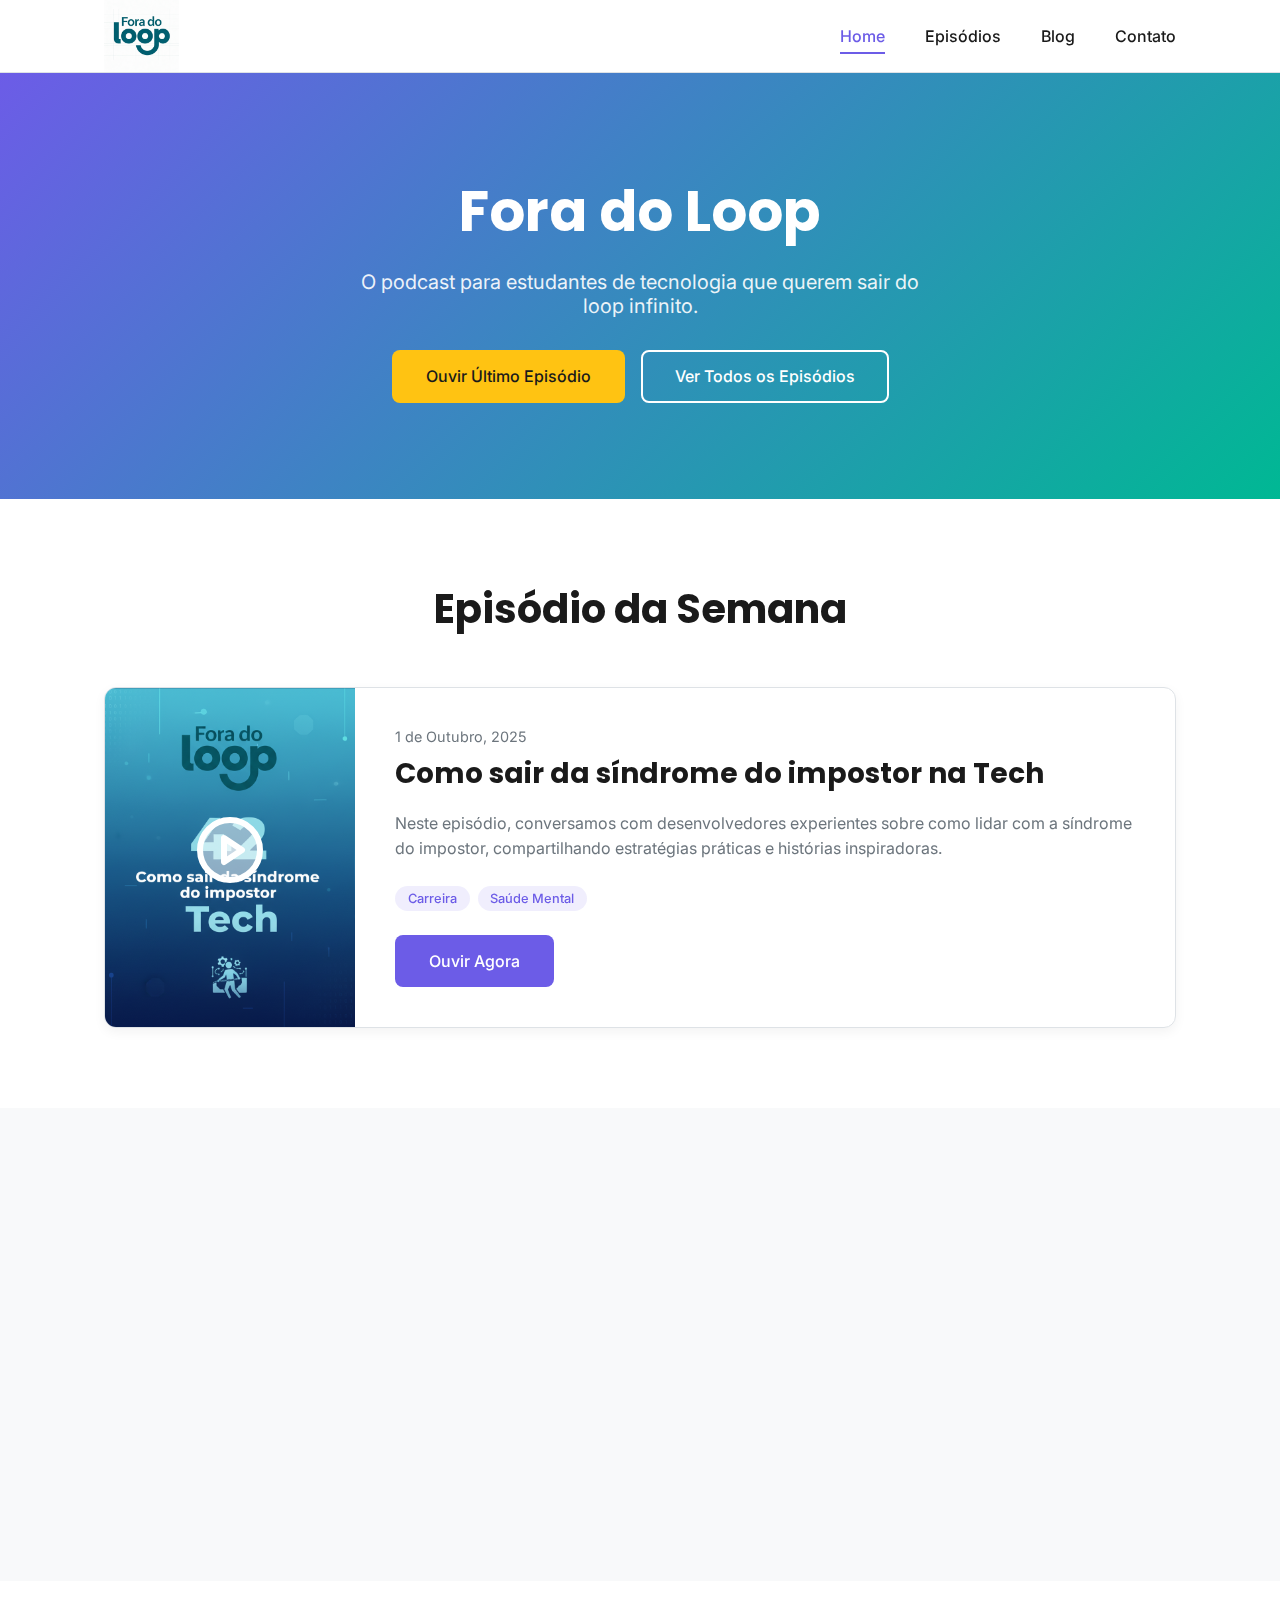
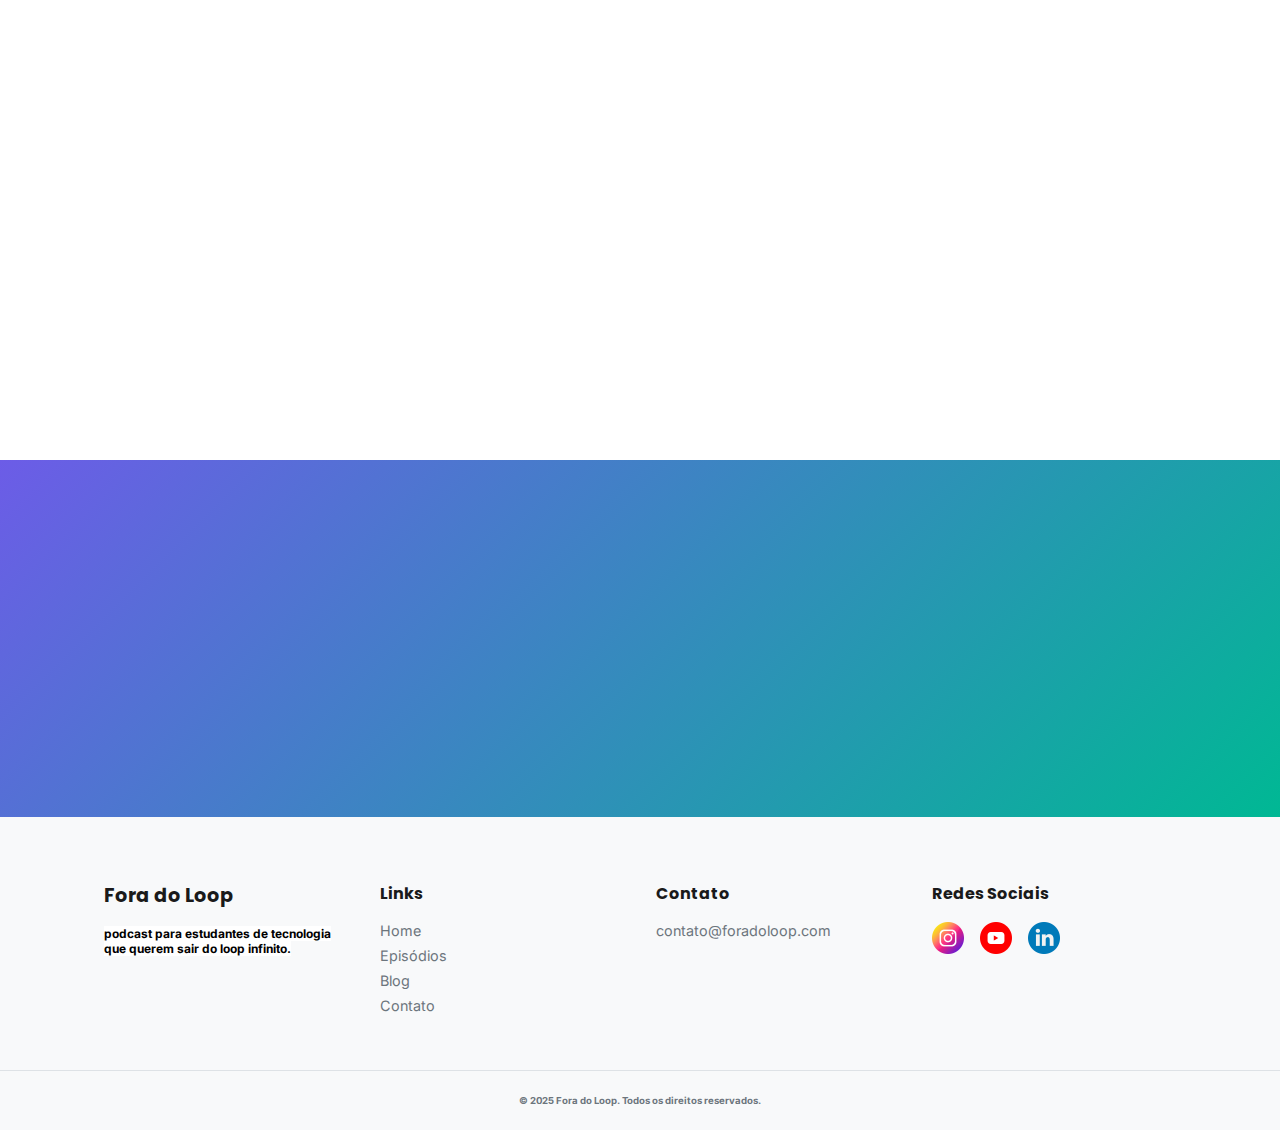
<file: Fora do Loop/index.html>
<!DOCTYPE html>
<html lang="pt-BR">
  <head>
    <meta charset="UTF-8" />
    <meta name="viewport" content="width=device-width, initial-scale=1.0" />
    <title>Fora do Loop - Home</title>
    <link rel="preconnect" href="https://fonts.googleapis.com" />
    <link rel="preconnect" href="https://fonts.gstatic.com" crossorigin />
    <link
      href="https://fonts.googleapis.com/css2?family=Poppins:wght@600;700&family=Inter:wght@400;500&display=swap"
      rel="stylesheet"
    />
    <link rel="stylesheet" href="css/style.css" />
    <link rel="stylesheet" href="https://unpkg.com/aos@next/dist/aos.css" />
  </head>
  <body>
    <div id="header-placeholder"></div>

    <main>
      <section class="hero">
        <div class="container hero__container">
          <h1>Fora do Loop</h1>
          <p>
            O podcast para estudantes de tecnologia que querem sair do loop
            infinito.
          </p>
          <div class="hero__buttons">
            <a href="#" class="btn btn-accent">Ouvir Último Episódio</a>
            <a href="episodios.html" class="btn btn-outline"
              >Ver Todos os Episódios</a
            >
          </div>
        </div>
      </section>

      <section class="section">
        <div class="container">
          <h2 class="section__title" data-aos="fade-up">Episódio da Semana</h2>
          <div class="card-featured" data-aos="fade-up">
            <div
              class="card-featured__player"
              style="background-image: url('assets/images/cover-ep-42.png')"
            >
              <svg
                xmlns="http://www.w3.org/2000/svg"
                width="72"
                height="72"
                viewBox="0 0 24 24"
                fill="rgba(255,255,255,0.5)"
                stroke="currentColor"
                stroke-width="2"
                stroke-linecap="round"
                stroke-linejoin="round"
              >
                <circle cx="12" cy="12" r="10" />
                <polygon points="10 8 16 12 10 16 10 8" />
              </svg>
            </div>
            <div class="card-featured__content">
              <span class="card-featured__date">1 de Outubro, 2025</span>
              <h3>Como sair da síndrome do impostor na Tech</h3>
              <p class="text-muted-2">
                Neste episódio, conversamos com desenvolvedores experientes
                sobre como lidar com a síndrome do impostor, compartilhando
                estratégias práticas e histórias inspiradoras.
              </p>
              <div class="tags">
                <span class="tag">Carreira</span>
                <span class="tag">Saúde Mental</span>
              </div>
              <a href="#" class="btn btn-primary">Ouvir Agora</a>
            </div>
          </div>
        </div>
      </section>

      <section class="section bg-light">
        <div class="container">
          <h2 class="section__title" data-aos="fade-up">
            Nossos Patrocinadores
          </h2>
          <div class="grid grid-3">
            <div class="card" data-aos="fade-up" data-aos-delay="100">
              <div class="card__icon-placeholder">
                <img
                  src="assets/images/tech.png"
                  alt="Logo da Tech Academy"
                  style="border-radius: 10px"
                />
              </div>
              <h4>Tech Academy</h4>
              <p class="text-muted">Plataforma de cursos para devs.</p>
            </div>
            <div class="card" data-aos="fade-up" data-aos-delay="200">
              <div class="card__icon-placeholder">
                <img
                  src="assets/images/dev.png"
                  alt="Logo da DevTools Pro"
                  style="border-radius: 10px"
                />
              </div>
              <h4>DevTools Pro</h4>
              <p class="text-muted">Ferramentas para desenvolvedores.</p>
            </div>
            <div class="card" data-aos="fade-up" data-aos-delay="300">
              <div class="card__icon-placeholder">
                <img
                  src="assets/images/code.png"
                  alt="Logo da Code Coffee"
                  style="border-radius: 10px"
                />
              </div>
              <h4>Code Coffee</h4>
              <p class="text-muted">Café especial para programadores.</p>
            </div>
          </div>
        </div>
      </section>

      <section class="section">
        <div class="container">
          <h2 class="section__title" data-aos="fade-up">
            Siga nas Redes Sociais
          </h2>
          <div class="grid grid-2">
            <div class="card-social" data-aos="fade-right">
              <h4>Instagram</h4>
              <p class="text-muted-2">Dicas rápidas e bastidores.</p>
              <a href="#" class="btn btn-outline-full">Seguir @foradoloop</a>
            </div>
            <div class="card-social" data-aos="fade-left">
              <h4>YouTube</h4>
              <p class="text-muted-2">
                Episódios em vídeo e conteúdo exclusivo.
              </p>
              <a href="#" class="btn btn-outline-full">Inscrever-se</a>
            </div>
          </div>
        </div>
      </section>

      <section class="cta">
        <div class="container cta__container">
          <h2 data-aos="fade-up">Não Perca Nenhum Episódio</h2>
          <p data-aos="fade-up" data-aos-delay="100">
            Inscreva-se na nossa newsletter e receba notificações de novos
            episódios e conteúdos exclusivos!
          </p>
          <form class="cta__form" data-aos="fade-up" data-aos-delay="200">
            <input type="email" placeholder="Seu melhor e-mail" required />
            <button type="submit" class="btn btn-accent">Inscrever</button>
          </form>
        </div>
      </section>
    </main>

    <div id="footer-placeholder"></div>

    <script src="js/main.js"></script>
    <script src="https://unpkg.com/aos@next/dist/aos.js"></script>
    <script>
      AOS.init({
        duration: 800,
        once: true,
      });
    </script>
  </body>
</html>
</file>
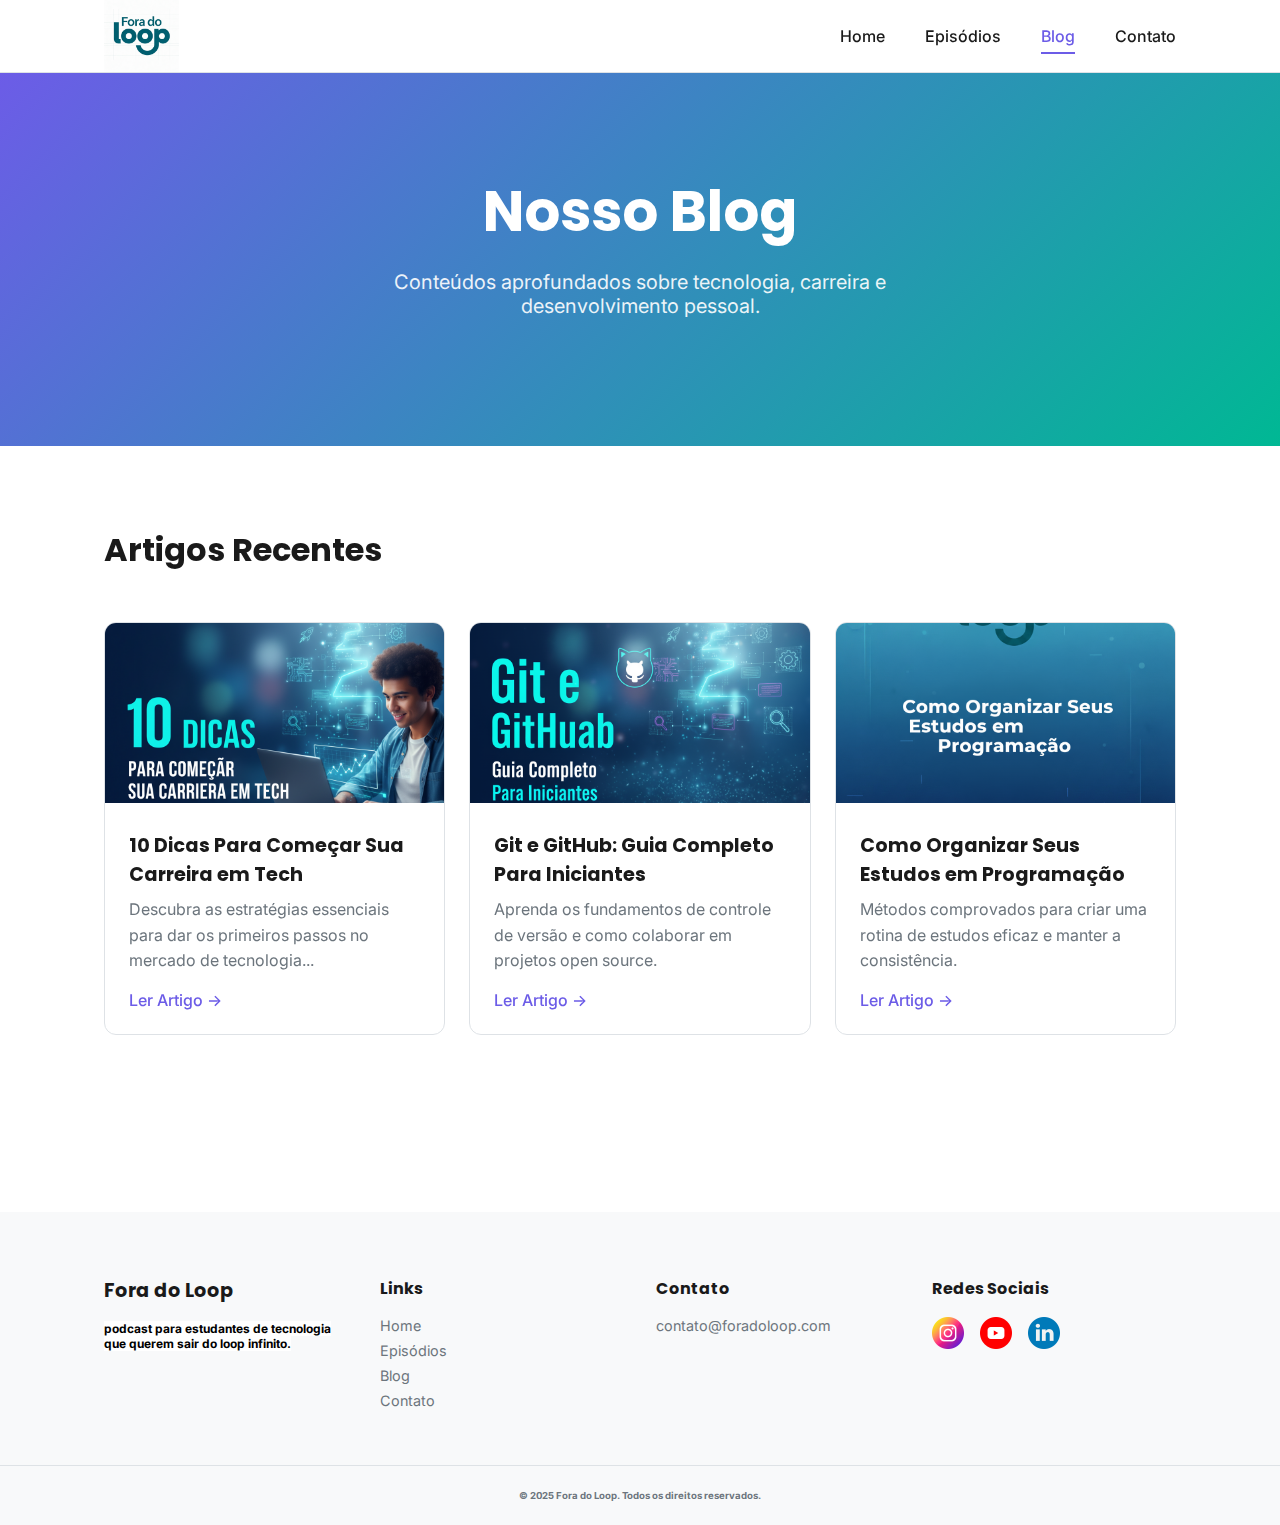
<file: Fora do Loop/blog.html>
<!DOCTYPE html>
<html lang="pt-BR">
  <head>
    <meta charset="UTF-8" />
    <meta name="viewport" content="width=device-width, initial-scale=1.0" />
    <title>Fora do Loop - Blog</title>
    <link rel="preconnect" href="https://fonts.googleapis.com" />
    <link rel="preconnect" href="https://fonts.gstatic.com" crossorigin />
    <link
      href="https://fonts.googleapis.com/css2?family=Poppins:wght@600;700&family=Inter:wght@400;500&display=swap"
      rel="stylesheet"
    />
    <link rel="stylesheet" href="css/style.css" />
    <link rel="stylesheet" href="https://unpkg.com/aos@next/dist/aos.css" />
  </head>
  <body>
    <div id="header-placeholder"></div>

    <main>
      <section class="hero">
        <div class="container">
          <h1>Nosso Blog</h1>
          <p>
            Conteúdos aprofundados sobre tecnologia, carreira e desenvolvimento
            pessoal.
          </p>
        </div>
      </section>

      <section class="section">
        <div class="container">
          <h2
            class="section__title"
            style="text-align: left; font-size: 2rem"
            data-aos="fade-right"
          >
            Artigos Recentes
          </h2>
          <div class="grid grid-3">
            <div class="post-card" data-aos="fade-up" data-aos-delay="100">
              <img
                src="assets/images/dicas.png"
                alt="Notebook com código e um café ao lado"
                class="post-card__image"
              />
              <div class="post-card__content">
                <h4>10 Dicas Para Começar Sua Carreira em Tech</h4>
                <p class="text-muted-2">
                  Descubra as estratégias essenciais para dar os primeiros
                  passos no mercado de tecnologia...
                </p>
                <a href="#" class="post-card__link">Ler Artigo &rarr;</a>
              </div>
            </div>
            <div class="post-card" data-aos="fade-up" data-aos-delay="200">
              <img
                src="assets/images/git.png"
                alt="Logo do Git e do GitHub lado a lado"
                class="post-card__image"
              />
              <div class="post-card__content">
                <h4>Git e GitHub: Guia Completo Para Iniciantes</h4>
                <p class="text-muted-2">
                  Aprenda os fundamentos de controle de versão e como colaborar
                  em projetos open source.
                </p>
                <a href="#" class="post-card__link">Ler Artigo &rarr;</a>
              </div>
            </div>
            <div class="post-card" data-aos="fade-up" data-aos-delay="300">
              <img
                src="assets/images/estudos-programacao.png"
                alt="Uma mesa organizada com livros de programação e um monitor"
                class="post-card__image"
              />
              <div class="post-card__content">
                <h4>Como Organizar Seus Estudos em Programação</h4>
                <p class="text-muted-2">
                  Métodos comprovados para criar uma rotina de estudos eficaz e
                  manter a consistência.
                </p>
                <a href="#" class="post-card__link">Ler Artigo &rarr;</a>
              </div>
            </div>
          </div>
          <div class="section-cta">
            <button class="btn btn-outline-full" data-aos="zoom-in">
              Ver Todos os Artigos
            </button>
          </div>
        </div>
      </section>
    </main>

    <div id="footer-placeholder"></div>

    <script src="js/main.js"></script>
    <script src="https://unpkg.com/aos@next/dist/aos.js"></script>
    <script>
      AOS.init({
        duration: 800,
        once: true,
      });
    </script>
  </body>
</html>
</file>
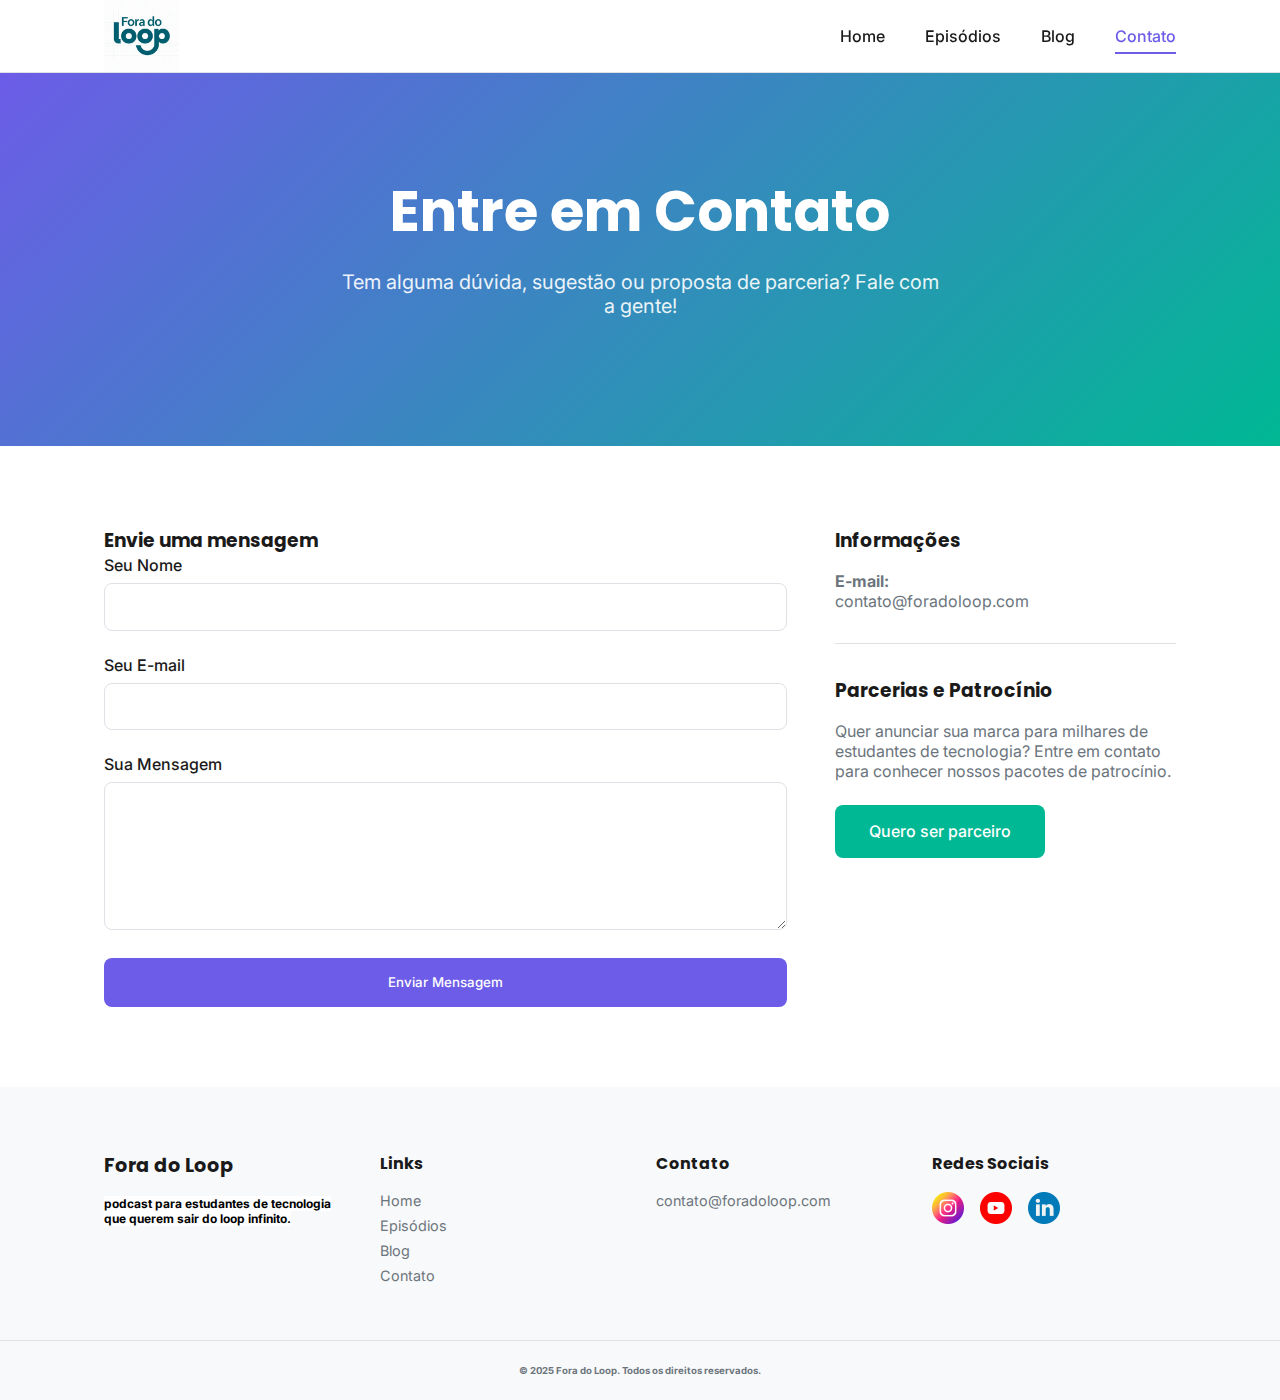
<file: Fora do Loop/contato.html>
<!DOCTYPE html>
<html lang="pt-BR">
  <head>
    <meta charset="UTF-8" />
    <meta name="viewport" content="width=device-width, initial-scale=1.0" />
    <title>Fora do Loop - Contato</title>
    <link rel="preconnect" href="https://fonts.googleapis.com" />
    <link rel="preconnect" href="https://fonts.gstatic.com" crossorigin />
    <link
      href="https://fonts.googleapis.com/css2?family=Poppins:wght@600;700&family=Inter:wght@400;500&display=swap"
      rel="stylesheet"
    />
    <link rel="stylesheet" href="css/style.css" />
  </head>
  <body>
   <div id="header-placeholder"></div>

    <main>
      <section class="hero">
        <div class="container">
          <h1>Entre em Contato</h1>
          <p>
            Tem alguma dúvida, sugestão ou proposta de parceria? Fale com a
            gente!
          </p>
        </div>
      </section>

      <section class="section">
        <div class="container contact-grid">
          <div class="contact-form">
            <h3>Envie uma mensagem</h3>
            <form>
              <div class="form-group">
                <label for="name">Seu Nome</label>
                <input type="text" id="name" required />
              </div>
              <div class="form-group">
                <label for="email">Seu E-mail</label>
                <input type="email" id="email" required />
              </div>
              <div class="form-group">
                <label for="message">Sua Mensagem</label>
                <textarea id="message" rows="6" required></textarea>
              </div>
              <button type="submit" class="btn btn-primary">
                Enviar Mensagem
              </button>
            </form>
          </div>
          <div class="contact-info">
            <h3>Informações</h3>
            <p>
              <strong>E-mail:</strong><br />
              contato@foradoloop.com
            </p>
            <hr />
            <h3>Parcerias e Patrocínio</h3>
            <p>
              Quer anunciar sua marca para milhares de estudantes de tecnologia?
              Entre em contato para conhecer nossos pacotes de patrocínio.
            </p>
            <a href="mailto:contato@foradoloop.com" class="btn btn-secondary"
              >Quero ser parceiro</a
            >
          </div>
        </div>
      </section>
    </main>


    <div id="footer-placeholder"></div>

    <script src="js/main.js"></script>
  </body>
</html>

  </body>
</html>
</file>
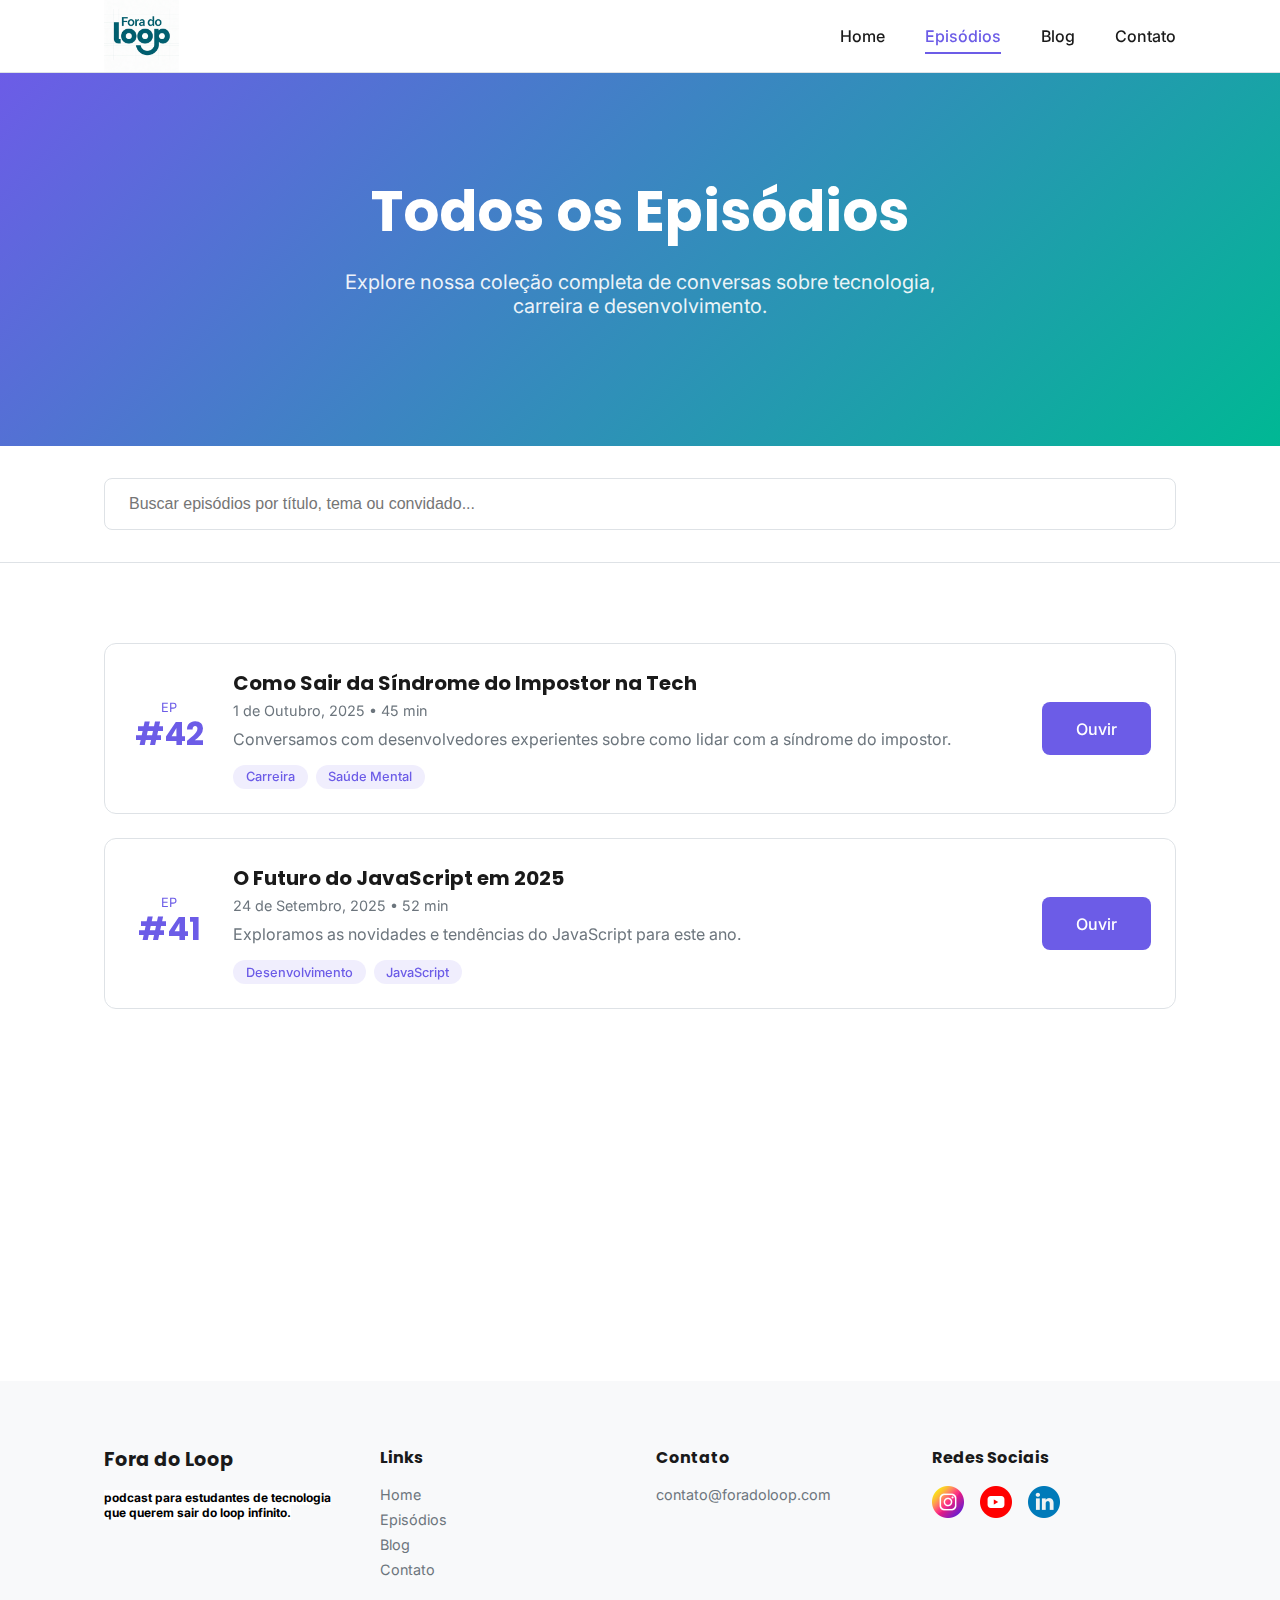
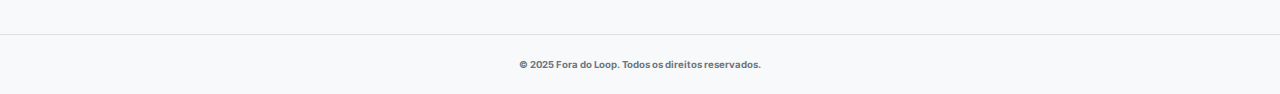
<file: Fora do Loop/episodios.html>
<!DOCTYPE html>
<html lang="pt-BR">
  <head>
    <meta charset="UTF-8" />
    <meta name="viewport" content="width=device-width, initial-scale=1.0" />
    <title>Fora do Loop - Episódios</title>
    <link rel="preconnect" href="https://fonts.googleapis.com" />
    <link rel="preconnect" href="https://fonts.gstatic.com" crossorigin />
    <link
      href="https://fonts.googleapis.com/css2?family=Poppins:wght@600;700&family=Inter:wght@400;500&display=swap"
      rel="stylesheet"
    />
    <link rel="stylesheet" href="css/style.css" />
    <link rel="stylesheet" href="https://unpkg.com/aos@next/dist/aos.css" />
  </head>
  <body>
    <div id="header-placeholder"></div>

    <main>
      <section class="hero">
        <div class="container hero__container">
          <h1>Todos os Episódios</h1>
          <p>
            Explore nossa coleção completa de conversas sobre tecnologia,
            carreira e desenvolvimento.
          </p>
        </div>
      </section>

      <section class="search-bar">
        <div class="container">
          <input
            type="search"
            placeholder="Buscar episódios por título, tema ou convidado..."
          />
        </div>
      </section>

      <section class="section">
        <div class="container">
          <div class="episodes-list">
            <div class="episode-card" data-aos="fade-up">
              <div class="episode-card__number">
                <p>EP</p>
                <span>#42</span>
              </div>
              <div class="episode-card__content">
                <h3>Como Sair da Síndrome do Impostor na Tech</h3>
                <div class="episode-card__meta">
                  <span>1 de Outubro, 2025</span> • <span>45 min</span>
                </div>
                <p class="text-muted-2">
                  Conversamos com desenvolvedores experientes sobre como lidar
                  com a síndrome do impostor.
                </p>
                <div class="tags">
                  <span class="tag">Carreira</span>
                  <span class="tag">Saúde Mental</span>
                </div>
              </div>
              <div class="episode-card__action">
                <a href="#" class="btn btn-primary">Ouvir</a>
              </div>
            </div>
            <div class="episode-card" data-aos="fade-up" data-aos-delay="100">
              <div class="episode-card__number">
                <p>EP</p>
                <span>#41</span>
              </div>
              <div class="episode-card__content">
                <h3>O Futuro do JavaScript em 2025</h3>
                <div class="episode-card__meta">
                  <span>24 de Setembro, 2025</span> • <span>52 min</span>
                </div>
                <p class="text-muted-2">
                  Exploramos as novidades e tendências do JavaScript para este
                  ano.
                </p>
                <div class="tags">
                  <span class="tag">Desenvolvimento</span>
                  <span class="tag">JavaScript</span>
                </div>
              </div>
              <div class="episode-card__action">
                <a href="#" class="btn btn-primary">Ouvir</a>
              </div>
            </div>
            <div class="episode-card" data-aos="fade-up" data-aos-delay="200">
              <div class="episode-card__number">
                <p>EP</p>
                <span>#40</span>
              </div>
              <div class="episode-card__content">
                <h3>Mulheres na Tech: Desafios e Conquistas</h3>
                <div class="episode-card__meta">
                  <span>17 de Setembro, 2025</span> • <span>48 min</span>
                </div>
                <p class="text-muted-2">
                  Entrevista especial com desenvolvedoras que estão
                  transformando o mercado.
                </p>
                <div class="tags">
                  <span class="tag">Diversidade</span>
                  <span class="tag">Carreira</span>
                </div>
              </div>
              <div class="episode-card__action">
                <a href="#" class="btn btn-primary">Ouvir</a>
              </div>
            </div>
          </div>
          <div class="section-cta">
            <button class="btn btn-outline-full" data-aos="zoom-in">
              Carregar Mais Episódios
            </button>
          </div>
        </div>
      </section>
    </main>

    <div id="footer-placeholder"></div>

    <script src="js/main.js"></script>
    <script src="https://unpkg.com/aos@next/dist/aos.js"></script>
    <script>
      AOS.init({
        duration: 800,
        once: true,
      });
    </script>
  </body>
</html>
</file>
<file: Fora do Loop/css/style.css>
/*COR E ESTILO*/
:root {
  --primary-color: #6c5ce7; /* Roxo */
  --secondary-color: #00b894; /* Teal */
  --accent-color: #ffc312; /* Âmbar */
  --dark-blue-color: #0b3d91; /* Azul Profundo */

  --text-color: #1a1a1a;
  --text-color-light: #ffffff;
  --text-muted: #e4eef7;
  --text-muted-2: #6c757d;
  --bg-color: #ffffff;
  --bg-light: #f8f9fa;
  --border-color: #dee2e6;

  --header-height: 4.5rem;
  --font-heading: "Poppins", sans-serif;
  --font-body: "Inter", sans-serif;
}

/*RESET*/
* {
  box-sizing: border-box;
  padding: 0;
  margin: 0;
}

html {
  scroll-behavior: smooth;
}

body {
  font-family: var(--font-body);
  font-size: 1rem;
  background-color: var(--bg-color);
  color: var(--text-color);
}

h1,
h2,
h3,
h4 {
  font-family: var(--font-heading);
  font-weight: 700;
  color: var(--text-color);
}

ul {
  list-style: none;
}

a {
  text-decoration: none;
  color: var(--primary-color);
}

img {
  max-width: 100%;
  height: auto;
}

/*COMPONENTES*/
.container {
  max-width: 1120px;
  margin-left: auto;
  margin-right: auto;
  padding: 0 1.5rem;
}

.section {
  padding: 5rem 0;
}

.section__title {
  font-size: 2.5rem;
  text-align: center;
  margin-bottom: 3rem;
}

.grid {
  display: grid;
  gap: 1.5rem;
}

.grid-2 {
  grid-template-columns: repeat(2, 1fr);
}
.grid-3 {
  grid-template-columns: repeat(3, 1fr);
}

.bg-light {
  background-color: var(--bg-light);
}

.text-muted {
  color: var(--text-muted);
  line-height: 1.6;
}

.text-muted-2 {
  color: var(--text-muted-2);
  line-height: 1.6;
}

.btn {
  display: inline-block;
  padding: 0.9rem 2rem;
  border-radius: 8px;
  font-weight: 500;
  font-family: var(--font-body--);
  transition: all 0.3s ease;
  border: 2px solid transparent;
}

.btn-primary {
  background-color: var(--primary-color);
  color: var(--text-color-light);
}
.btn-primary:hover {
  background-color: #5a4bcd;
}

.btn-accent {
  background-color: var(--accent-color);
  color: var(--text-color);
}
.btn-accent:hover {
  background-color: #e6b010;
}

.btn-outline {
  background-color: transparent;
  border-color: var(--text-color-light);
  color: var(--text-color-light);
}
.btn-outline:hover {
  background-color: rgba(255, 255, 255, 0.1);
}
.btn-outline-full {
  width: 100%;
  text-align: center;
  border-color: var(--border-color);
  color: var(--text-color);
}
.btn-outline-full:hover {
  background-color: var(--primary-color);
  border-color: var(--primary-color);
  color: var(--text-color-light);
}

/*NAVEGAÇÃO*/
.header {
  position: sticky;
  top: 0;
  width: 100%;
  background-color: rgba(255, 255, 255, 0.8);
  backdrop-filter: blur(10px);
  border-bottom: 1px solid var(--border-color);
  z-index: 100;
}

.nav {
  height: var(--header-height);
  display: flex;
  justify-content: space-between;
  align-items: center;
}

.nav__logo img {
  height: 75px;
}

.nav__list {
  display: flex;
  gap: 2.5rem;
}

.nav__link {
  font-weight: 500;
  color: var(--text-color);
  position: relative;
  padding-bottom: 0.5rem;
}

.nav__link::after {
  content: "";
  position: absolute;
  bottom: 0;
  left: 0;
  width: 100%;
  height: 2px;
  background-color: var(--primary-color);
  transform: scaleX(0);
  transform-origin: left;
  transition: transform 0.3s;
}

.nav__link:hover::after,
.nav__link.active::after {
  transform: scaleX(1);
}

.nav__link.active {
  color: var(--primary-color);
}

/*SEÇÃO HERO */
.hero {
  background: linear-gradient(
    135deg,
    var(--primary-color),
    var(--secondary-color)
  );
  padding: 6rem 0;
  text-align: center;
  color: var(--text-color-light);
}

.hero h1 {
  font-size: 3.5rem;
  color: var(--text-color-light);
  margin-bottom: 1rem;
}

.hero p {
  font-size: 1.25rem;
  max-width: 600px;
  margin: 0 auto 2rem;
  opacity: 0.9;
}

.hero__buttons {
  display: flex;
  justify-content: center;
  gap: 1rem;
}

/*CARDS*/
.card-featured {
  display: flex;
  background: var(--bg-color);
  border: 1px solid var(--border-color);
  border-radius: 12px;
  overflow: hidden;
  box-shadow: 0 4px 12px rgba(0, 0, 0, 0.05);
}

.card-featured__player {
  flex: 0 0 250px;
  background: linear-gradient(
    135deg,
    var(--primary-color),
    var(--secondary-color)
  );
  color: var(--text-color-light);
  display: flex;
  flex-direction: column;
  align-items: center;
  justify-content: center;
  padding: 2rem;
  background-size: cover;
  background-position: center;
}
.card-featured__player svg {
  margin-bottom: 1rem;
}
.card-featured__player p {
  font-weight: 600;
  font-size: 1.1rem;
}

.card-featured__content {
  padding: 2.5rem;
}

.card-featured__date {
  display: block;
  margin-bottom: 0.5rem;
  color: var(--text-muted-2);
  font-size: 0.9rem;
}

.card-featured__content h3 {
  font-size: 1.75rem;
  margin-bottom: 1rem;
}

.card-featured__content p {
  margin-bottom: 1.5rem;
}

.tags {
  display: flex;
  gap: 0.5rem;
  margin-bottom: 1.5rem;
}
.tag {
  background-color: rgba(108, 92, 231, 0.1);
  color: var(--primary-color);
  padding: 0.3rem 0.8rem;
  border-radius: 20px;
  font-size: 0.8rem;
  font-weight: 500;
}

.card {
  background: linear-gradient(
    135deg,
    var(--primary-color),
    var(--secondary-color)
  );
  padding: 2rem;
  border: 1px solid var(--border-color);
  border-radius: 12px;
  text-align: center;
}

.card__icon-placeholder {
  width: 60px;
  height: 60px;
  border-radius: 10px;
  background: var(--bg-color);
  margin: 0 auto 1rem;
}
.card__icon-placeholder img {
  width: 100%;
  height: 100%;
  object-fit: cover;
}

.card h4 {
  font-size: 1.2rem;
  margin-bottom: 0.5rem;
}
.card-social {
  border: 1px solid var(--border-color);
  border-radius: 12px;
  padding: 2rem;
  transition: transform 0.3s ease, box-shadow 0.3s ease;
}
.card-social:hover {
  transform: translateY(-5px);
  box-shadow: 0 8px 20px rgba(0, 0, 0, 0.1);
}
.card-social h4 {
  font-size: 1.5rem;
  margin-bottom: 0.5rem;
}
.card-social p {
  margin-bottom: 1.5rem;
}

/*NEWSLETTER*/
.cta {
  background: linear-gradient(
    135deg,
    var(--primary-color),
    var(--secondary-color)
  );
  padding: 5rem 0;
  color: var(--text-color-light);
}

.cta__container {
  text-align: center;
  max-width: 700px;
}

.cta h2 {
  font-size: 2.5rem;
  color: var(--text-color-light);
  margin-bottom: 1rem;
}

.cta p {
  margin-bottom: 2rem;
  opacity: 0.9;
}

.cta__form {
  display: flex;
  gap: 0.5rem;
}

.cta__form input {
  flex-grow: 1;
  padding: 0.9rem 1.2rem;
  border-radius: 8px;
  border: none;
  font-size: 1rem;
}

/* --- RODAPÉ --- */
.footer {
  background-color: var(--bg-light);
  padding: 4rem 0 0;
  font-size: 0.9rem;
}

.footer__container {
  display: grid;
  grid-template-columns: repeat(4, 1fr);
  gap: 2rem;
  padding-bottom: 3rem;
}

.footer__col h3 {
  font-size: 1.2rem;
}
.footer__col h4 {
  font-size: 1rem;
}
.footer__col h3,
.footer__col h4 {
  margin-bottom: 1rem;
}

.footer__col ul li {
  margin-bottom: 0.5rem;
}

.footer__col ul a,
.footer__col p {
  color: var(--text-muted-2);
}
.footer__col ul a:hover {
  color: var(--primary-color);
}

.footer__social {
  display: flex;
  gap: 1rem;
}

.footer__bottom {
  border-top: 1px solid var(--border-color);
  padding: 1.5rem 0;
  text-align: center;
  color: var(--text-muted-2);
}

/* Barra de Busca */
.search-bar {
  padding: 2rem 0;
  border-bottom: 1px solid var(--border-color);
}
.search-bar input {
  width: 100%;
  padding: 1rem 1.5rem;
  font-size: 1rem;
  border-radius: 8px;
  border: 1px solid var(--border-color);
}

/* Lista de Episódios */
.episodes-list {
  display: flex;
  flex-direction: column;
  gap: 1.5rem;
}
.episode-card {
  display: flex;
  align-items: center;
  border: 1px solid var(--border-color);
  border-radius: 12px;
  padding: 1.5rem;
  transition: box-shadow 0.3s;
}
.episode-card:hover {
  box-shadow: 0 4px 12px rgba(0, 0, 0, 0.08);
}
.episode-card__number {
  flex-shrink: 0;
  width: 80px;
  text-align: center;
  margin-right: 1.5rem;
  color: var(--primary-color);
}
.episode-card__number p {
  font-size: 0.8rem;
  margin-bottom: -5px;
}
.episode-card__number span {
  font-family: var(--font-heading);
  font-size: 2rem;
  font-weight: 700;
}
.episode-card__content {
  flex-grow: 1;
}
.episode-card__content h3 {
  font-size: 1.25rem;
  margin-bottom: 0.25rem;
}
.episode-card__meta {
  font-size: 0.9rem;
  color: var(--text-muted-2);
  margin-bottom: 0.5rem;
}
.episode-card__content .tags {
  margin-top: 0.75rem;
  margin-bottom: 0;
}
.episode-card__action {
  margin-left: 1.5rem;
}

/* Cards de Post do Blog */
.post-card {
  border: 1px solid var(--border-color);
  border-radius: 12px;
  overflow: hidden;
  transition: transform 0.3s;
}
.post-card:hover {
  transform: translateY(-5px);
}
.post-card__image {
  height: 180px;
  width: 100%;
  object-fit: cover;
}
.post-card__content {
  padding: 1.5rem;
}
.post-card__content h4 {
  font-size: 1.2rem;
  margin-bottom: 0.5rem;
}
.post-card__content p {
  margin-bottom: 1rem;
}
.post-card__link {
  font-weight: 500;
  color: var(--primary-color);
}

/* Botão de "Carregar Mais" */
.section-cta {
  text-align: center;
  margin-top: 3rem;
}
.section-cta .btn-outline-full {
  max-width: 300px;
}

/* Página de Contato */
.contact-grid {
  display: grid;
  grid-template-columns: 2fr 1fr;
  gap: 3rem;
}
.form-group {
  margin-bottom: 1.5rem;
}
.form-group label {
  display: block;
  margin-bottom: 0.5rem;
  font-weight: 500;
}
.form-group input,
.form-group textarea {
  width: 100%;
  padding: 0.8rem 1rem;
  border: 1px solid var(--border-color);
  border-radius: 8px;
  font-size: 1rem;
  font-family: var(--font-body);
}
.contact-form button {
  width: 100%;
}
.contact-info h3 {
  margin-bottom: 1rem;
}
.contact-info p {
  color: var(--text-muted-2);
  margin-bottom: 1.5rem;
}
.contact-info hr {
  border: 0;
  border-top: 1px solid var(--border-color);
  margin: 2rem 0;
}
.btn-secondary {
  /*Botão página de contato*/
  background-color: var(--secondary-color);
  color: var(--text-color-light);
}
.btn-secondary:hover {
  background-color: #00a382;
}
</file>
